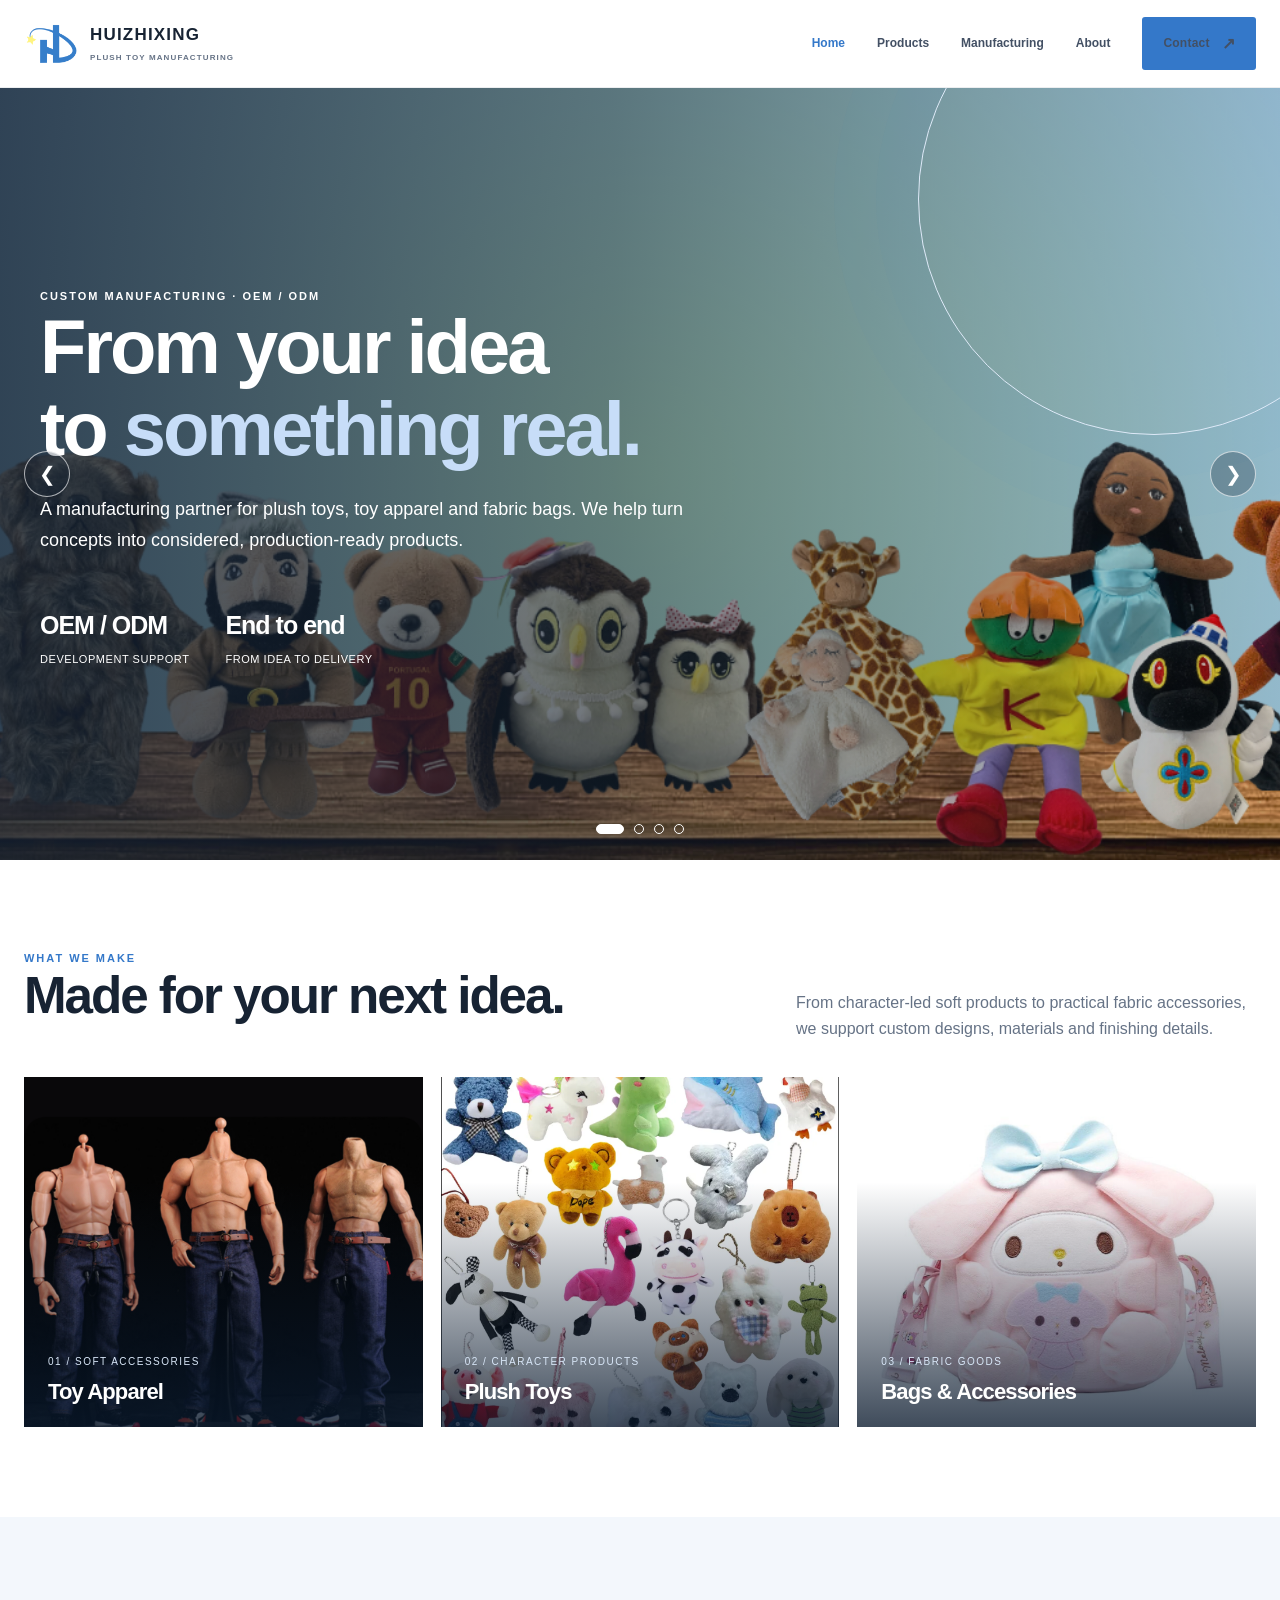
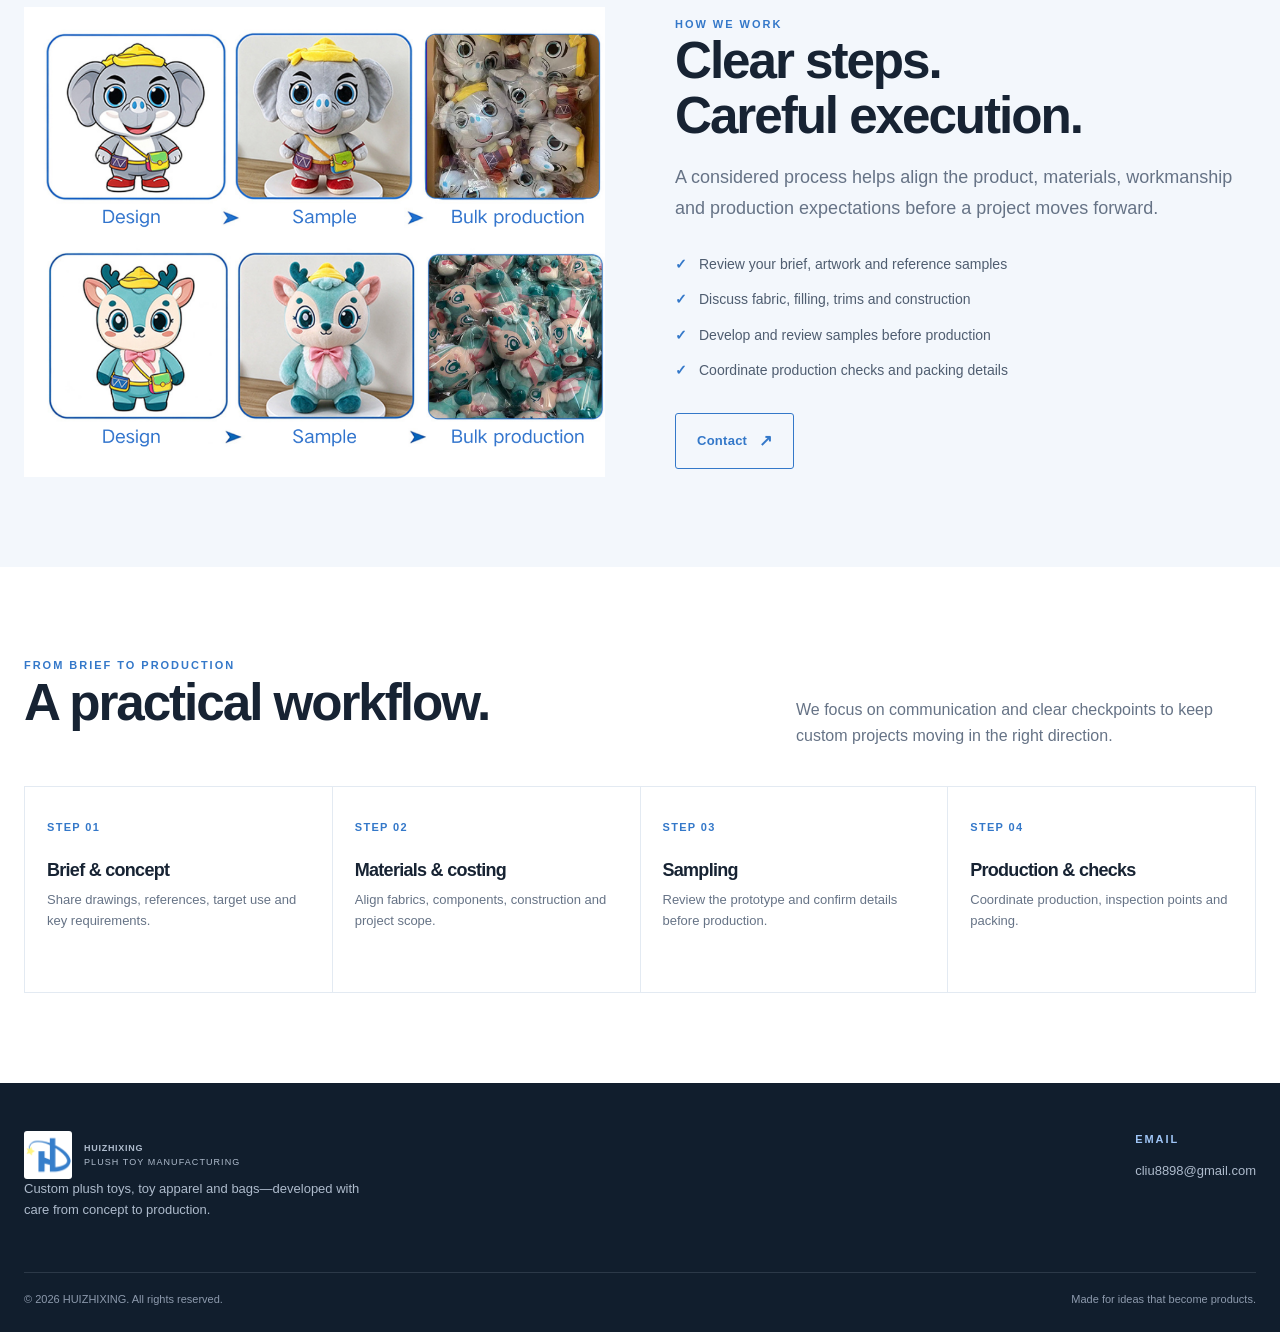
<file: index.html>
<!doctype html><html lang="en"><head><meta charset="utf-8"><meta name="viewport" content="width=device-width,initial-scale=1"><meta name="description" content="HUIZHIXING custom plush toy, toy apparel and bag manufacturing."><title>Custom Plush Toy & Fabric Product Manufacturing | HUIZHIXING</title><link rel="stylesheet" href="assets/css/style.css"></head><body><header class="site-header"><div class="container nav-wrap"><a class="brand" href="index.html"><img src="assets/images/huizhixing-logo.png" alt="HUIZHIXING logo"><span><span class="brand-name">HUIZHIXING</span><span class="brand-sub">PLUSH TOY MANUFACTURING</span></span></a><button class="menu-toggle" aria-label="Open navigation" aria-expanded="false">☰</button><nav class="nav"><a href="index.html" class="active">Home</a><a href="products.html" class="">Products</a><a href="manufacturing.html" class="">Manufacturing</a><a href="about.html" class="">About</a><a class="btn" href="contact.html">Contact</a></nav></div></header>
<main>
<section class="hero" id="home-hero">

  <!-- 4 background images -->
  <div class="hero-slides" aria-hidden="true">
    <div class="hero-slide active">
      <img src="assets/images/hero-banner1.png" alt="">
    </div>
    <div class="hero-slide">
      <img src="assets/images/hero-banner2.png" alt="">
    </div>
    <div class="hero-slide">
      <img src="assets/images/hero-banner3.png" alt="">
    </div>
    <div class="hero-slide">
      <img src="assets/images/hero-banner4.png" alt="">
    </div>
  </div>

  <!-- Dark overlay for text readability -->
  <div class="hero-shade"></div>

  <!-- Original text content -->
  <div class="container hero-content">
    <div class="hero-copy">
      <div class="eyebrow">Custom manufacturing · OEM / ODM</div>

      <h1>From your idea<br>to <span>something real.</span></h1>

      <p class="lead">
        A manufacturing partner for plush toys, toy apparel and fabric bags.
        We help turn concepts into considered, production-ready products.
      </p>

      
      <div class="hero-stats">
        
        <div class="stat">
          <strong>OEM / ODM</strong>
          <span>DEVELOPMENT SUPPORT</span>
        </div>
        <div class="stat">
          <strong>End to end</strong>
          <span>FROM IDEA TO DELIVERY</span>
        </div>
      </div>
    </div>
  </div>

  <!-- Previous / next buttons -->
  <button class="hero-arrow hero-prev" type="button"
          aria-label="Previous banner image">&#10094;</button>
  <button class="hero-arrow hero-next" type="button"
          aria-label="Next banner image">&#10095;</button>

  <!-- Clickable indicators -->
  <div class="hero-dots" aria-label="Choose banner image">
    <button class="hero-dot active" type="button" aria-label="Show image 1" data-slide="0"></button>
    <button class="hero-dot" type="button" aria-label="Show image 2" data-slide="1"></button>
    <button class="hero-dot" type="button" aria-label="Show image 3" data-slide="2"></button>
    <button class="hero-dot" type="button" aria-label="Show image 4" data-slide="3"></button>
  </div>

</section>

<section class="section"><div class="container"><div class="section-head"><div><div class="eyebrow">What we make</div><h2>Made for your next idea.</h2></div><p>From character-led soft products to practical fabric accessories, we support custom designs, materials and finishing details.</p></div><div class="category-grid"><a class="category-card" href="products.html#toy-apparel"><img src="assets\images\toyclothes.png" alt="Toy apparel example"><div class="category-info"><span>01 / Soft accessories</span><h3>Toy Apparel</h3></div></a><a class="category-card" href="products.html#plush-toys"><img src="assets\images\plush1.png" alt="Plush toy example"><div class="category-info"><span>02 / Character products</span><h3>Plush Toys</h3></div></a><a class="category-card" href="products.html#bags"><img src="assets\images\bags1.png" alt="Fabric bag example"><div class="category-info"><span>03 / Fabric goods</span><h3>Bags & Accessories</h3></div></a></div></div></section>
<section class="section section-soft"><div class="container split"><div class="split-image"><img src="assets\images\2-owl-compare.png" alt="Manufacturing work in progress"></div><div><div class="eyebrow">How we work</div><h2>Clear steps.<br>Careful execution.</h2><p class="lead">A considered process helps align the product, materials, workmanship and production expectations before a project moves forward.</p><ul class="check-list"><li>Review your brief, artwork and reference samples</li><li>Discuss fabric, filling, trims and construction</li><li>Develop and review samples before production</li><li>Coordinate production checks and packing details</li></ul><a class="btn btn-outline" href="manufacturing.html">Contact</a></div></div></section>
<section class="section"><div class="container"><div class="section-head"><div><div class="eyebrow">From brief to production</div><h2>A practical workflow.</h2></div><p>We focus on communication and clear checkpoints to keep custom projects moving in the right direction.</p></div><div class="process-grid"><div class="process-card"><span class="process-no">STEP 01</span><h3>Brief & concept</h3><p>Share drawings, references, target use and key requirements.</p></div><div class="process-card"><span class="process-no">STEP 02</span><h3>Materials & costing</h3><p>Align fabrics, components, construction and project scope.</p></div><div class="process-card"><span class="process-no">STEP 03</span><h3>Sampling</h3><p>Review the prototype and confirm details before production.</p></div><div class="process-card"><span class="process-no">STEP 04</span><h3>Production & checks</h3><p>Coordinate production, inspection points and packing.</p></div></div></div></section></main><footer class="footer"><div class="container"><div class="footer-top"><div><a class="footer-brand" href="index.html"><img src="assets/images/huizhixing-logo.png" alt=""><span><strong>HUIZHIXING</strong><span>PLUSH TOY MANUFACTURING</span></span></a><p>Custom plush toys, toy apparel and bags—developed with care from concept to production.</p></div><div><div class="eyebrow" style="color:#9FC5F6;margin-bottom:12px">EMAIL</div><p><a href="mailto:cliu8898@gmail.com">cliu8898@gmail.com</a></p></div></div><div class="footer-bottom"><span>© <span data-year>2026</span> HUIZHIXING. All rights reserved.</span><span>Made for ideas that become products.</span></div></div></footer><script src="assets/js/main.js"></script></body></html>
</file>
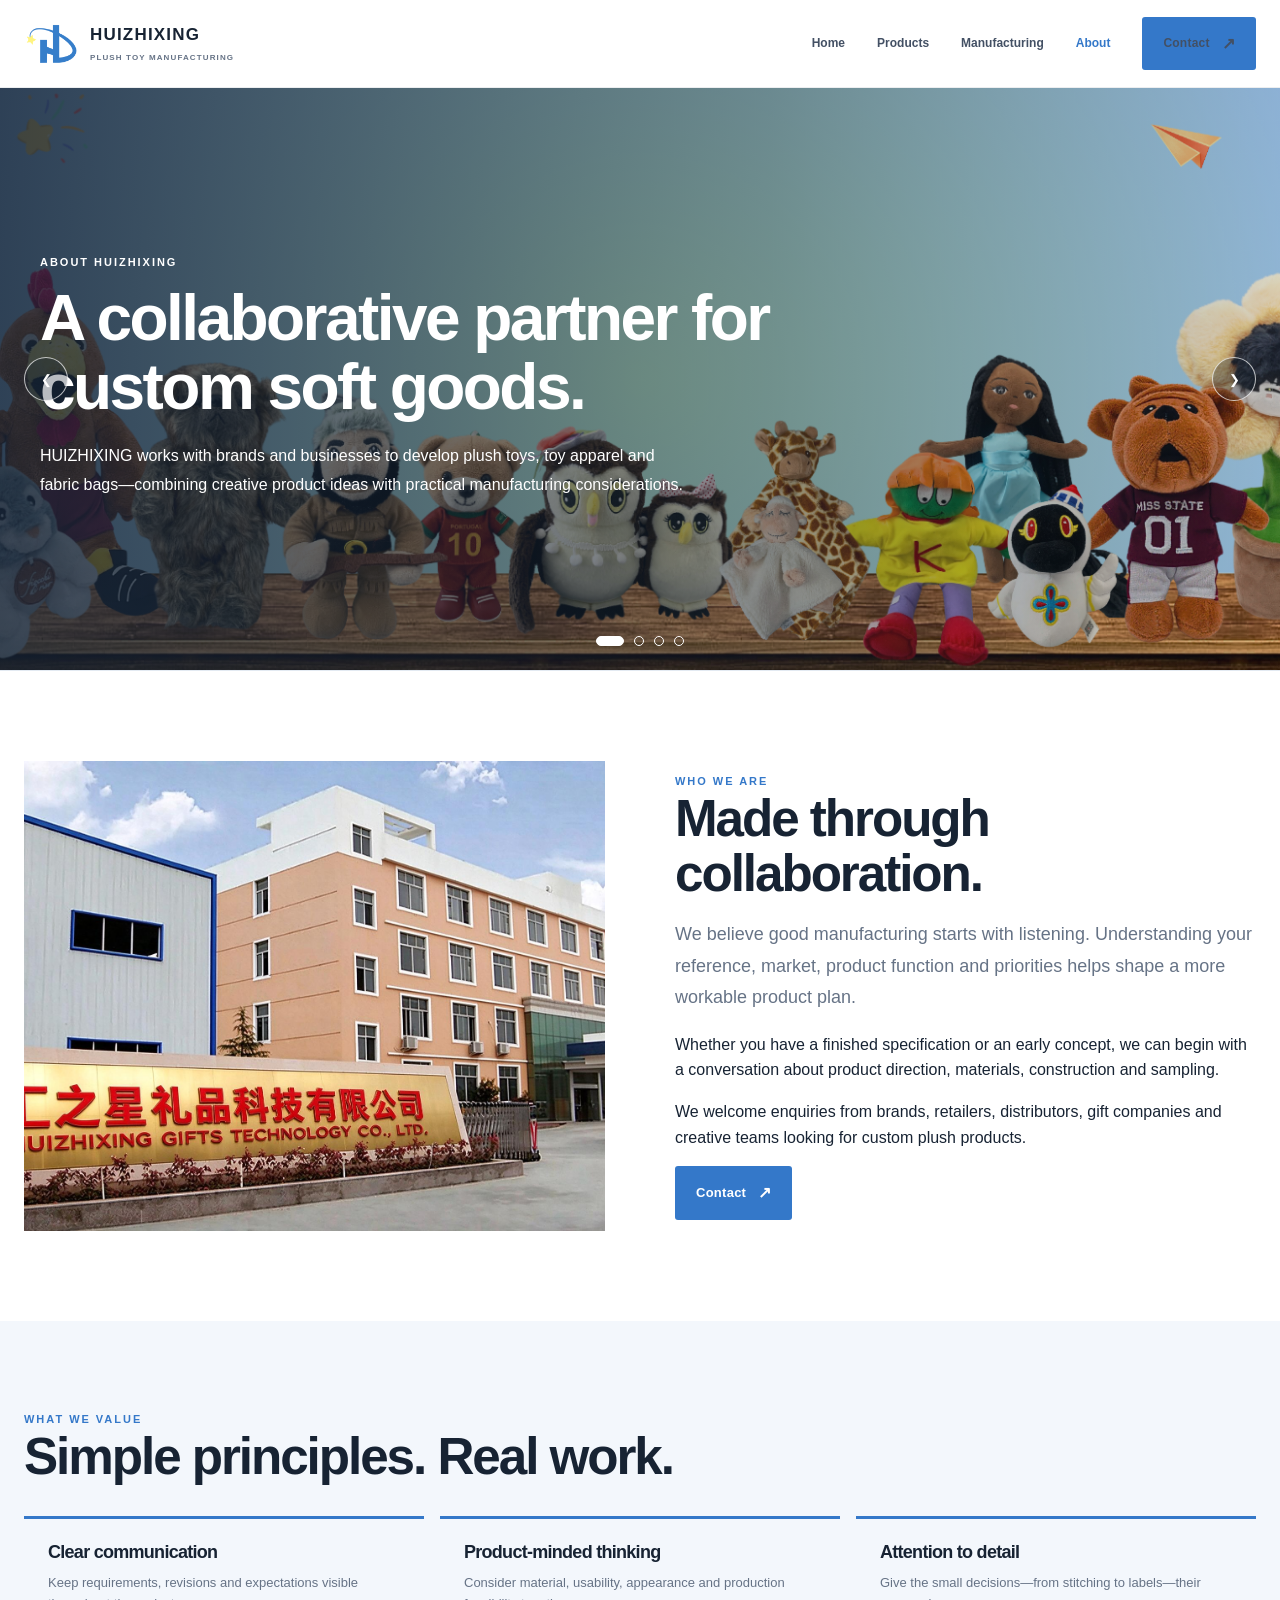
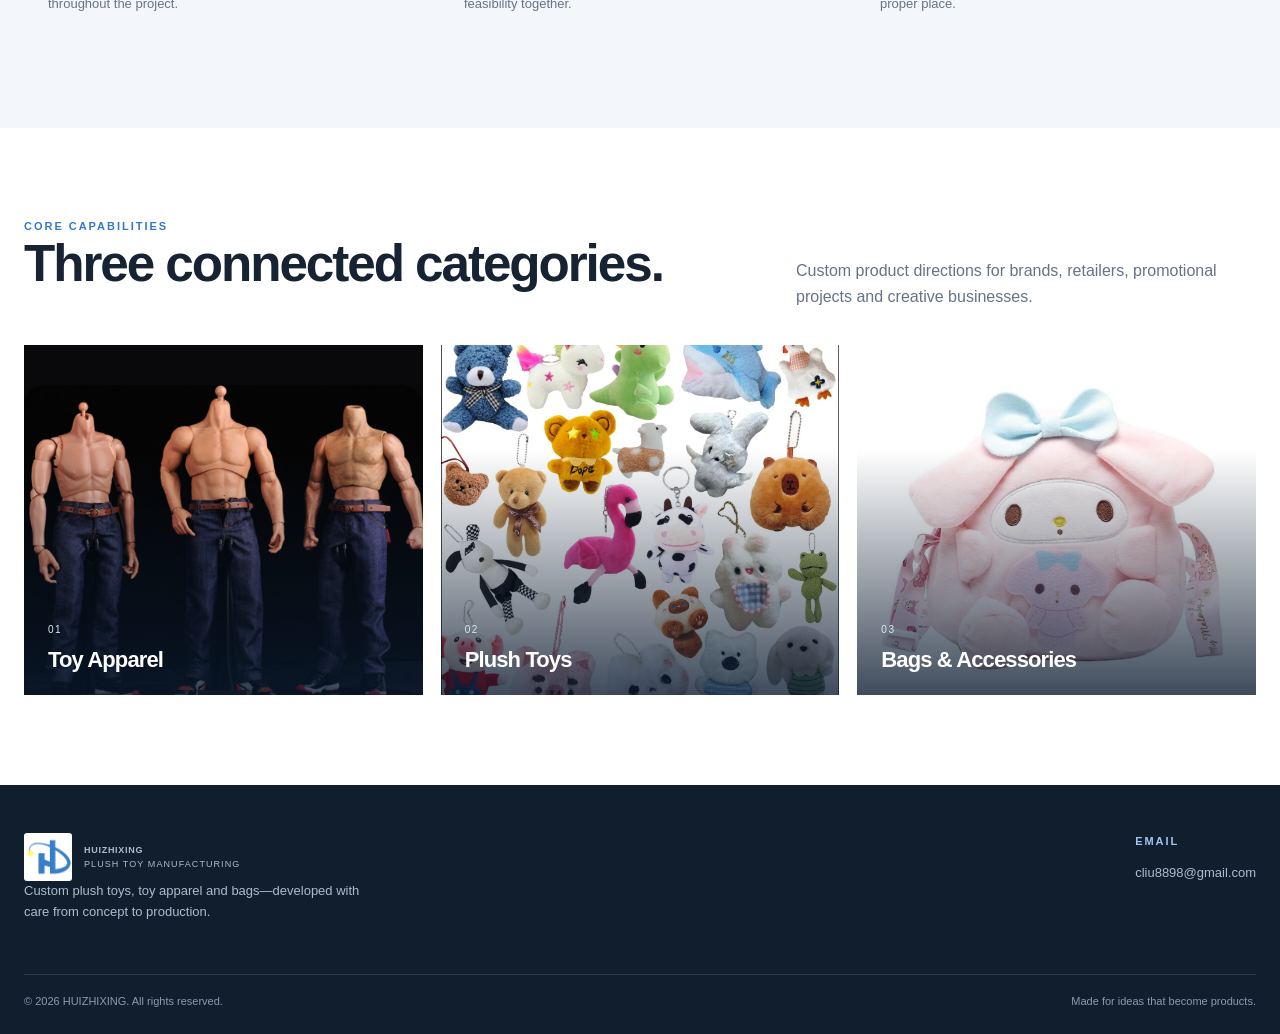
<file: about.html>
<!doctype html><html lang="en"><head><meta charset="utf-8"><meta name="viewport" content="width=device-width,initial-scale=1"><meta name="description" content="HUIZHIXING custom plush toy, toy apparel and bag manufacturing."><title>About | HUIZHIXING</title><link rel="stylesheet" href="assets/css/style.css"></head><body><header class="site-header"><div class="container nav-wrap"><a class="brand" href="index.html"><img src="assets/images/huizhixing-logo.png" alt="HUIZHIXING logo"><span><span class="brand-name">HUIZHIXING</span><span class="brand-sub">PLUSH TOY MANUFACTURING</span></span></a><button class="menu-toggle" aria-label="Open navigation" aria-expanded="false">☰</button><nav class="nav"><a href="index.html" class="">Home</a><a href="products.html" class="">Products</a><a href="manufacturing.html" class="">Manufacturing</a><a href="about.html" class="active">About</a><a class="btn" href="contact.html">Contact</a></nav></div></header><main><section class="page-hero page-banner">

  <div class="page-banner-slides" aria-hidden="true">
    <div class="page-banner-slide active">
      <img src="assets/images/hero-banner1.png" alt="">
    </div>
    <div class="page-banner-slide">
      <img src="assets/images/hero-banner2.png" alt="">
    </div>
    <div class="page-banner-slide">
      <img src="assets/images/hero-banner3.png" alt="">
    </div>
    <div class="page-banner-slide">
      <img src="assets/images/hero-banner4.png" alt="">
    </div>
  </div>

  <div class="page-banner-shade"></div>

  <div class="container page-banner-content">
    <div class="eyebrow">About HUIZHIXING</div>

    <!-- Replace the heading and paragraph with this page's original text -->
    <h1>A collaborative partner
for custom soft goods.</h1>
    <p class="page-lead">
      HUIZHIXING works with brands and businesses to develop plush toys, toy apparel and fabric bags—combining creative product ideas with practical manufacturing considerations.
    </p>
  </div>

  <button class="page-banner-arrow page-banner-prev"
          type="button" aria-label="Previous banner image">&#10094;</button>

  <button class="page-banner-arrow page-banner-next"
          type="button" aria-label="Next banner image">&#10095;</button>

  <div class="page-banner-dots">
    <button class="page-banner-dot active" type="button" aria-label="Show image 1"></button>
    <button class="page-banner-dot" type="button" aria-label="Show image 2"></button>
    <button class="page-banner-dot" type="button" aria-label="Show image 3"></button>
    <button class="page-banner-dot" type="button" aria-label="Show image 4"></button>
  </div>

</section><section class="section"><div class="container split"><div class="split-image"><img src="assets\images\about1.jpeg" alt="Product development and manufacturing environment"></div><div><div class="eyebrow">Who we are</div><h2>Made through collaboration.</h2><p class="lead">We believe good manufacturing starts with listening. Understanding your reference, market, product function and priorities helps shape a more workable product plan.</p><p>Whether you have a finished specification or an early concept, we can begin with a conversation about product direction, materials, construction and sampling.</p><p>We welcome enquiries from brands, retailers, distributors, gift companies and creative teams looking for custom plush products.</p></p><a class="btn" href="contact.html">Contact</a></div></div></section><section class="section section-soft"><div class="container"><div class="eyebrow">What we value</div><h2>Simple principles. Real work.</h2><div class="about-values"><div class="value-card"><h3>Clear communication</h3><p>Keep requirements, revisions and expectations visible throughout the project.</p></div><div class="value-card"><h3>Product-minded thinking</h3><p>Consider material, usability, appearance and production feasibility together.</p></div><div class="value-card"><h3>Attention to detail</h3><p>Give the small decisions—from stitching to labels—their proper place.</p></div></div></div></section><section class="section"><div class="container"><div class="section-head"><div><div class="eyebrow">Core capabilities</div><h2>Three connected categories.</h2></div><p>Custom product directions for brands, retailers, promotional projects and creative businesses.</p></div><div class="category-grid"><a class="category-card" href="products.html#toy-apparel"><img src="assets\images\toyclothes.png" alt="Toy apparel"><div class="category-info"><span>01</span><h3>Toy Apparel</h3></div></a><a class="category-card" href="products.html#plush-toys"><img src="assets\images\plush1.png" alt="Plush toys"><div class="category-info"><span>02</span><h3>Plush Toys</h3></div></a><a class="category-card" href="products.html#bags"><img src="assets\images\bags1.png" alt="Bags and accessories"><div class="category-info"><span>03</span><h3>Bags & Accessories</h3></div></a></div></div></section></main><footer class="footer"><div class="container"><div class="footer-top"><div><a class="footer-brand" href="index.html"><img src="assets/images/huizhixing-logo.png" alt=""><span><strong>HUIZHIXING</strong><span>PLUSH TOY MANUFACTURING</span></span></a><p>Custom plush toys, toy apparel and bags—developed with care from concept to production.</p></div><div><div class="eyebrow" style="color:#9FC5F6;margin-bottom:12px">EMAIL</div><p><a href="mailto:cliu8898@gmail.com">cliu8898@gmail.com</a></p></div></div><div class="footer-bottom"><span>© <span data-year>2026</span> HUIZHIXING. All rights reserved.</span><span>Made for ideas that become products.</span></div></div></footer><script src="assets/js/main.js"></script></body></html>
</file>
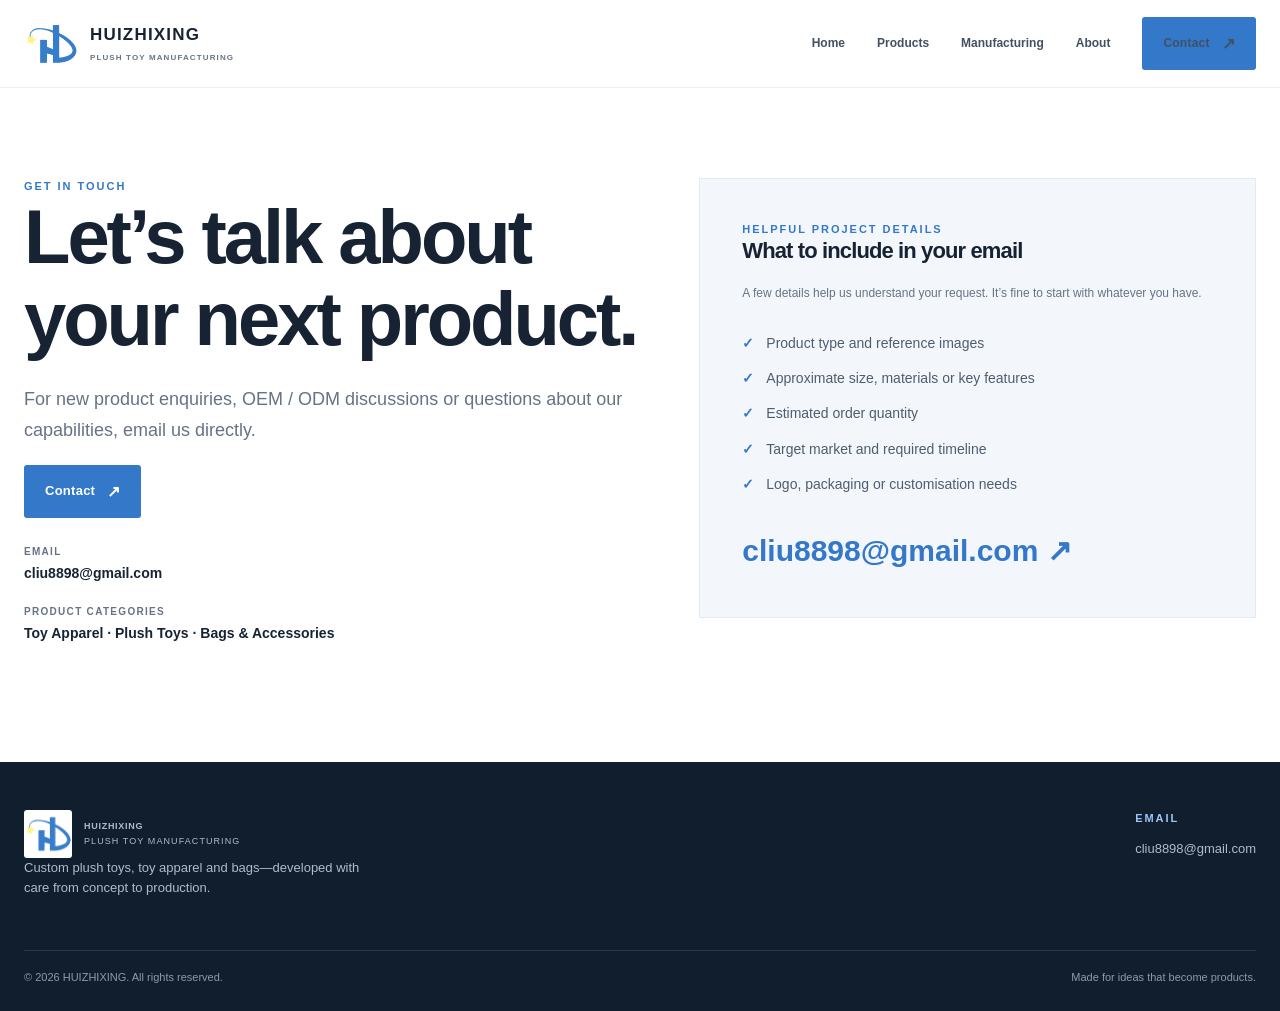
<file: contact.html>
<!doctype html><html lang="en"><head><meta charset="utf-8"><meta name="viewport" content="width=device-width,initial-scale=1"><meta name="description" content="HUIZHIXING custom plush toy, toy apparel and bag manufacturing."><title>Contact | HUIZHIXING</title><link rel="stylesheet" href="assets/css/style.css"></head><body><header class="site-header"><div class="container nav-wrap"><a class="brand" href="index.html"><img src="assets/images/huizhixing-logo.png" alt="HUIZHIXING logo"><span><span class="brand-name">HUIZHIXING</span><span class="brand-sub">PLUSH TOY MANUFACTURING</span></span></a><button class="menu-toggle" aria-label="Open navigation" aria-expanded="false">☰</button><nav class="nav"><a href="index.html" class="">Home</a><a href="products.html" class="">Products</a><a href="manufacturing.html" class="">Manufacturing</a><a href="about.html" class="">About</a><a class="btn" href="contact.html">Contact</a></nav></div></header><main><section class="section"><div class="container contact-layout"><div><div class="eyebrow">Get in touch</div><h1>Let’s talk about<br>your next product.</h1><p class="lead">For new product enquiries, OEM / ODM discussions or questions about our capabilities, email us directly.</p><a class="btn" href="mailto:cliu8898@gmail.com?subject=New%20Project%20Enquiry">Contact</a><div class="contact-list"><div class="contact-item"><small>Email</small><strong><a href="mailto:cliu8898@gmail.com">cliu8898@gmail.com</a></strong></div><div class="contact-item"><small>Product categories</small><strong>Toy Apparel · Plush Toys · Bags & Accessories</strong></div></div></div><div class="contact-panel"><div class="eyebrow">Helpful project details</div><h3>What to include in your email</h3><p class="small-note">A few details help us understand your request. It’s fine to start with whatever you have.</p><ul class="check-list"><li>Product type and reference images</li><li>Approximate size, materials or key features</li><li>Estimated order quantity</li><li>Target market and required timeline</li><li>Logo, packaging or customisation needs</li></ul><a class="contact-email" href="mailto:cliu8898@gmail.com">cliu8898@gmail.com ↗</a></div></div></section></main><footer class="footer"><div class="container"><div class="footer-top"><div><a class="footer-brand" href="index.html"><img src="assets/images/huizhixing-logo.png" alt=""><span><strong>HUIZHIXING</strong><span>PLUSH TOY MANUFACTURING</span></span></a><p>Custom plush toys, toy apparel and bags—developed with care from concept to production.</p></div><div><div class="eyebrow" style="color:#9FC5F6;margin-bottom:12px">EMAIL</div><p><a href="mailto:cliu8898@gmail.com">cliu8898@gmail.com</a></p></div></div><div class="footer-bottom"><span>© <span data-year>2026</span> HUIZHIXING. All rights reserved.</span><span>Made for ideas that become products.</span></div></div></footer><script src="assets/js/main.js"></script></body></html>
</file>
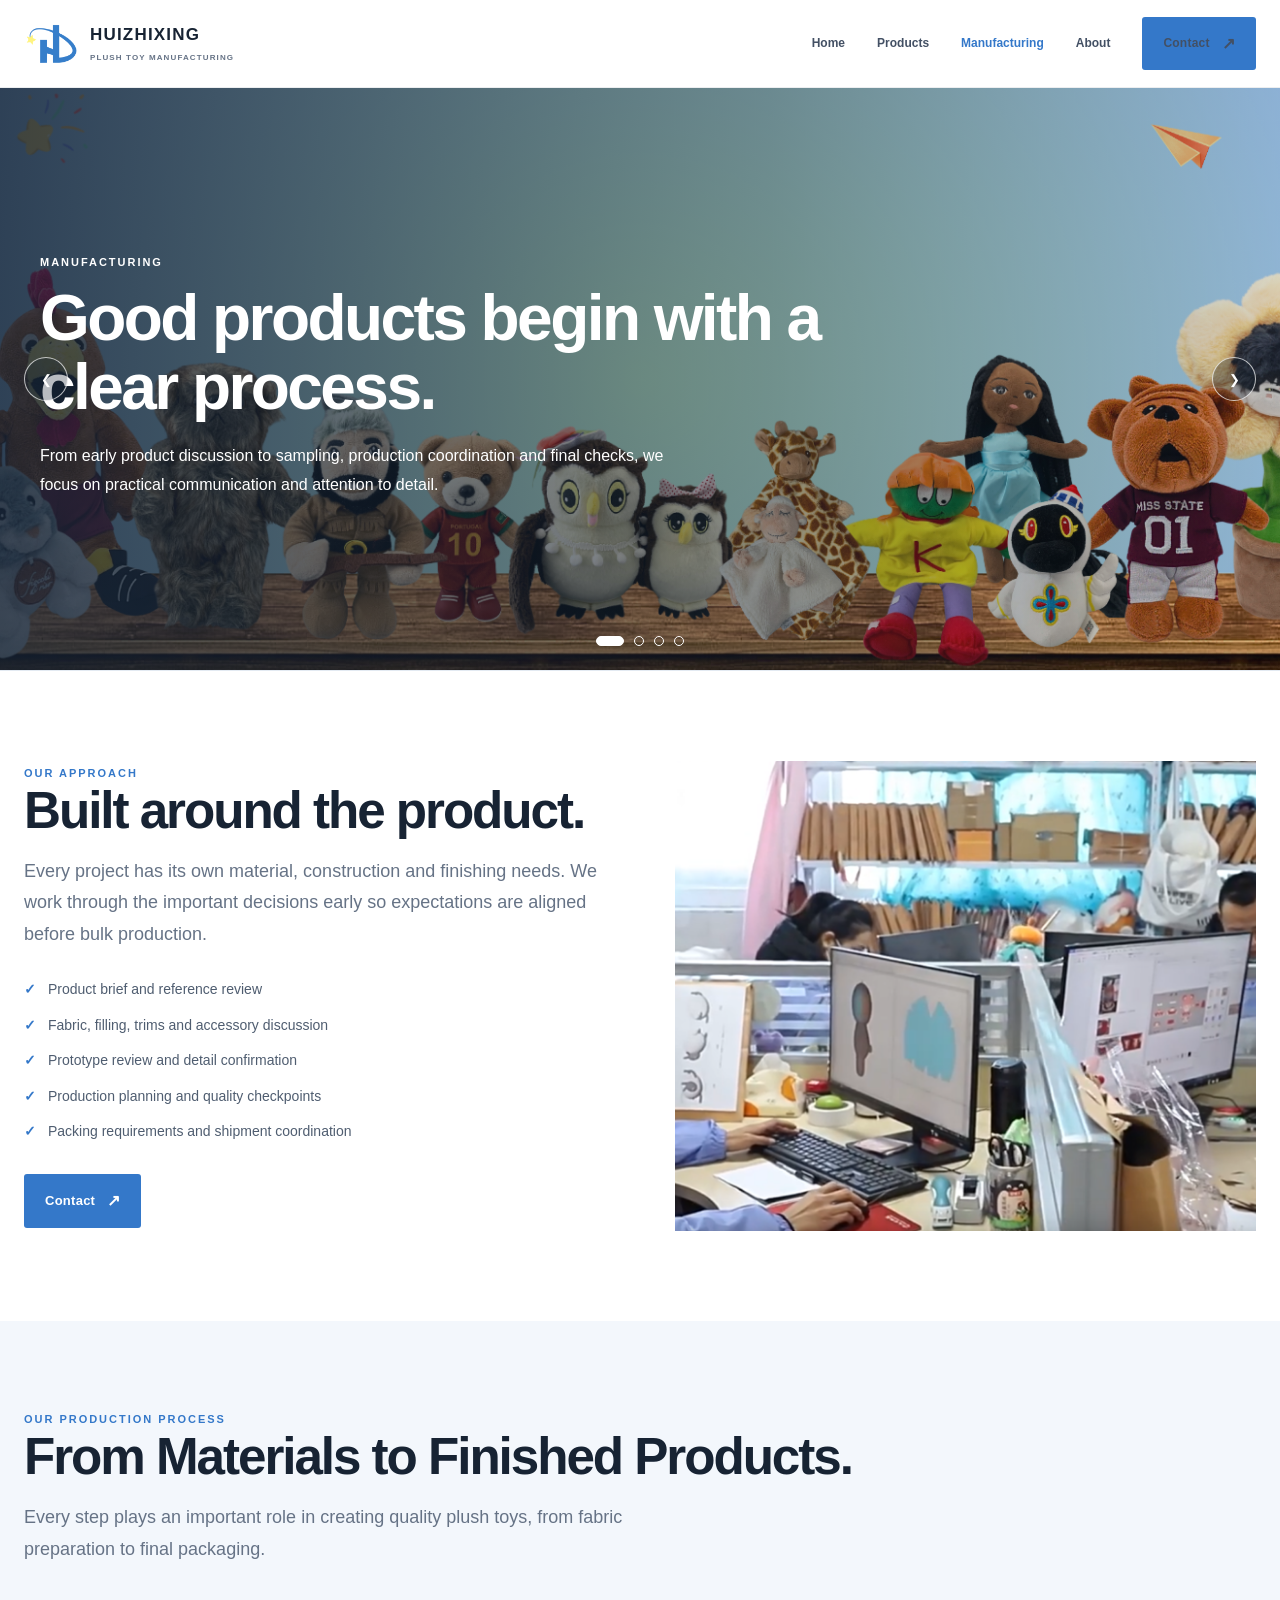
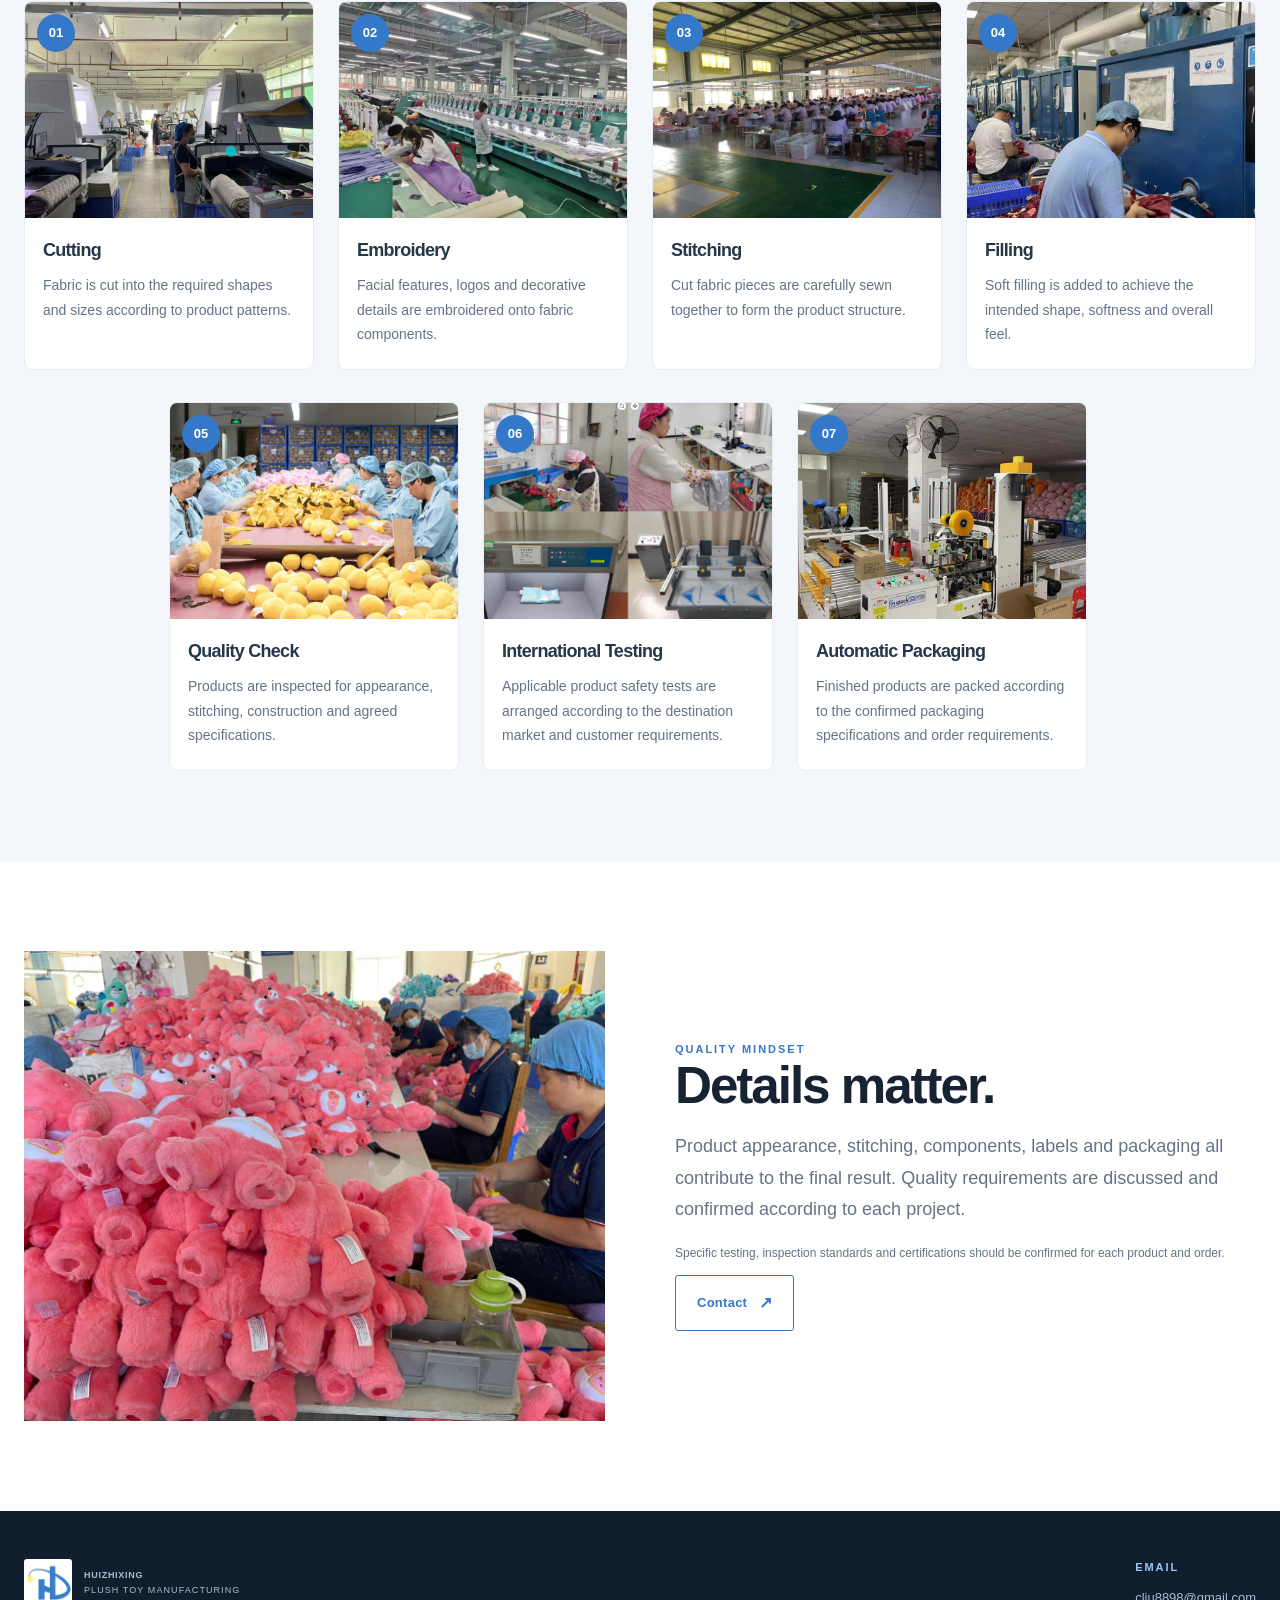
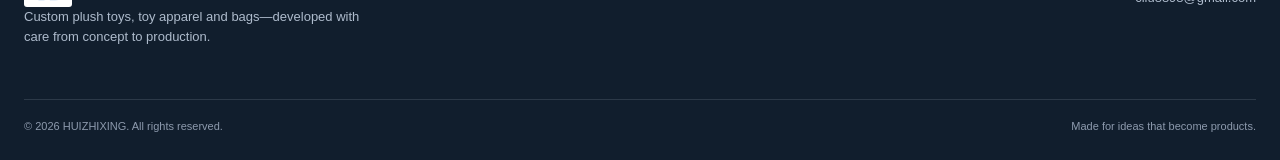
<file: manufacturing.html>
<!doctype html><html lang="en"><head><meta charset="utf-8"><meta name="viewport" content="width=device-width,initial-scale=1"><meta name="description" content="HUIZHIXING custom plush toy, toy apparel and bag manufacturing."><title>Manufacturing | HUIZHIXING</title><link rel="stylesheet" href="assets/css/style.css"></head><body><header class="site-header"><div class="container nav-wrap"><a class="brand" href="index.html"><img src="assets/images/huizhixing-logo.png" alt="HUIZHIXING logo"><span><span class="brand-name">HUIZHIXING</span><span class="brand-sub">PLUSH TOY MANUFACTURING</span></span></a><button class="menu-toggle" aria-label="Open navigation" aria-expanded="false">☰</button><nav class="nav"><a href="index.html" class="">Home</a><a href="products.html" class="">Products</a><a href="manufacturing.html" class="active">Manufacturing</a><a href="about.html" class="">About</a><a class="btn" href="contact.html">Contact</a></nav></div></header><main>
<section class="page-hero page-banner">

  <div class="page-banner-slides" aria-hidden="true">
    <div class="page-banner-slide active">
      <img src="assets/images/hero-banner1.png" alt="">
    </div>
    <div class="page-banner-slide">
      <img src="assets/images/hero-banner2.png" alt="">
    </div>
    <div class="page-banner-slide">
      <img src="assets/images/hero-banner3.png" alt="">
    </div>
    <div class="page-banner-slide">
      <img src="assets/images/hero-banner4.png" alt="">
    </div>
  </div>

  <div class="page-banner-shade"></div>

  <div class="container page-banner-content">
    <div class="eyebrow">Manufacturing</div>

    <!-- Replace the heading and paragraph with this page's original text -->
    <h1>Good products begin
with a clear process.</h1>
    <p class="page-lead">
      From early product discussion to sampling, production coordination and final checks, we focus on practical communication and attention to detail.
    </p>
  </div>

  <button class="page-banner-arrow page-banner-prev"
          type="button" aria-label="Previous banner image">&#10094;</button>

  <button class="page-banner-arrow page-banner-next"
          type="button" aria-label="Next banner image">&#10095;</button>

  <div class="page-banner-dots">
    <button class="page-banner-dot active" type="button" aria-label="Show image 1"></button>
    <button class="page-banner-dot" type="button" aria-label="Show image 2"></button>
    <button class="page-banner-dot" type="button" aria-label="Show image 3"></button>
    <button class="page-banner-dot" type="button" aria-label="Show image 4"></button>
  </div>

</section>
<section class="section"><div class="container split"><div><div class="eyebrow">Our approach</div><h2>Built around the product.</h2><p class="lead">Every project has its own material, construction and finishing needs. We work through the important decisions early so expectations are aligned before bulk production.</p><ul class="check-list"><li>Product brief and reference review</li><li>Fabric, filling, trims and accessory discussion</li><li>Prototype review and detail confirmation</li><li>Production planning and quality checkpoints</li><li>Packing requirements and shipment coordination</li></ul><a class="btn" href="contact.html">Contact</a></div><div class="split-image"><img src="assets\images\manu1.png" alt="Sewing and product manufacturing"></div></div></section>
<section class="section section-soft">
  <div class="container">
    <div class="eyebrow">Our Production Process</div>
    <h2>From Materials to Finished Products.</h2>
    <p class="lead">
      Every step plays an important role in creating quality plush toys,
      from fabric preparation to final packaging.
    </p>

    <div class="production-grid">

      <!-- 01 Cutting -->
      <div class="production-card">
        <div class="production-image">
          <img src="assets/images/process-cutting.png"
               alt="Fabric cutting for plush toy production"
               loading="lazy">
          <span class="production-number">01</span>
        </div>
        <div class="production-info">
          <h3>Cutting</h3>
          <p>Fabric is cut into the required shapes and sizes according to product patterns.</p>
        </div>
      </div>

      <!-- 02 Embroidery -->
      <div class="production-card">
        <div class="production-image">
          <img src="assets/images/process-embroidery.png"
               alt="Embroidery details on plush toy fabric"
               loading="lazy">
          <span class="production-number">02</span>
        </div>
        <div class="production-info">
          <h3>Embroidery</h3>
          <p>Facial features, logos and decorative details are embroidered onto fabric components.</p>
        </div>
      </div>

      <!-- 03 Stitching -->
      <div class="production-card">
        <div class="production-image">
          <img src="assets/images/process-stitching.png"
               alt="Workers stitching plush toy components"
               loading="lazy">
          <span class="production-number">03</span>
        </div>
        <div class="production-info">
          <h3>Stitching</h3>
          <p>Cut fabric pieces are carefully sewn together to form the product structure.</p>
        </div>
      </div>

      <!-- 04 Filling -->
      <div class="production-card">
        <div class="production-image">
          <img src="assets/images/process-filling.png"
               alt="Filling plush toys with soft stuffing"
               loading="lazy">
          <span class="production-number">04</span>
        </div>
        <div class="production-info">
          <h3>Filling</h3>
          <p>Soft filling is added to achieve the intended shape, softness and overall feel.</p>
        </div>
      </div>

      <!-- 05 Quality Check -->
      <div class="production-card">
        <div class="production-image">
          <img src="assets/images/process-quality-check.png"
               alt="Quality inspection of finished plush toys"
               loading="lazy">
          <span class="production-number">05</span>
        </div>
        <div class="production-info">
          <h3>Quality Check</h3>
          <p>Products are inspected for appearance, stitching, construction and agreed specifications.</p>
        </div>
      </div>

      <!-- 06 International Testing -->
      <div class="production-card">
        <div class="production-image">
          <img src="assets/images/process-testing.png"
               alt="Toy safety testing and inspection"
               loading="lazy">
          <span class="production-number">06</span>
        </div>
        <div class="production-info">
          <h3>International Testing</h3>
          <p>Applicable product safety tests are arranged according to the destination market and customer requirements.</p>
        </div>
      </div>

      <!-- 07 Automatic Packaging -->
      <div class="production-card">
        <div class="production-image">
          <img src="assets/images/process-packaging.png"
               alt="Automatic packaging of finished plush toys"
               loading="lazy">
          <span class="production-number">07</span>
        </div>
        <div class="production-info">
          <h3>Automatic Packaging</h3>
          <p>Finished products are packed according to the confirmed packaging specifications and order requirements.</p>
        </div>
      </div>

    </div>
  </div>
</section>
<section class="section"><div class="container split"><div class="split-image"><img src="assets\images\manu2.png" alt="Product inspection and detail checking"></div><div><div class="eyebrow">Quality mindset</div><h2>Details matter.</h2><p class="lead">Product appearance, stitching, components, labels and packaging all contribute to the final result. Quality requirements are discussed and confirmed according to each project.</p><p class="small-note">Specific testing, inspection standards and certifications should be confirmed for each product and order.</p><a class="btn btn-outline" href="contact.html">Contact</a></div></div></section></main><footer class="footer"><div class="container"><div class="footer-top"><div><a class="footer-brand" href="index.html"><img src="assets/images/huizhixing-logo.png" alt=""><span><strong>HUIZHIXING</strong><span>PLUSH TOY MANUFACTURING</span></span></a><p>Custom plush toys, toy apparel and bags—developed with care from concept to production.</p></div><div><div class="eyebrow" style="color:#9FC5F6;margin-bottom:12px">EMAIL</div><p><a href="mailto:cliu8898@gmail.com">cliu8898@gmail.com</a></p></div></div><div class="footer-bottom"><span>© <span data-year>2026</span> HUIZHIXING. All rights reserved.</span><span>Made for ideas that become products.</span></div></div></footer><script src="assets/js/main.js"></script></body></html>
</file>
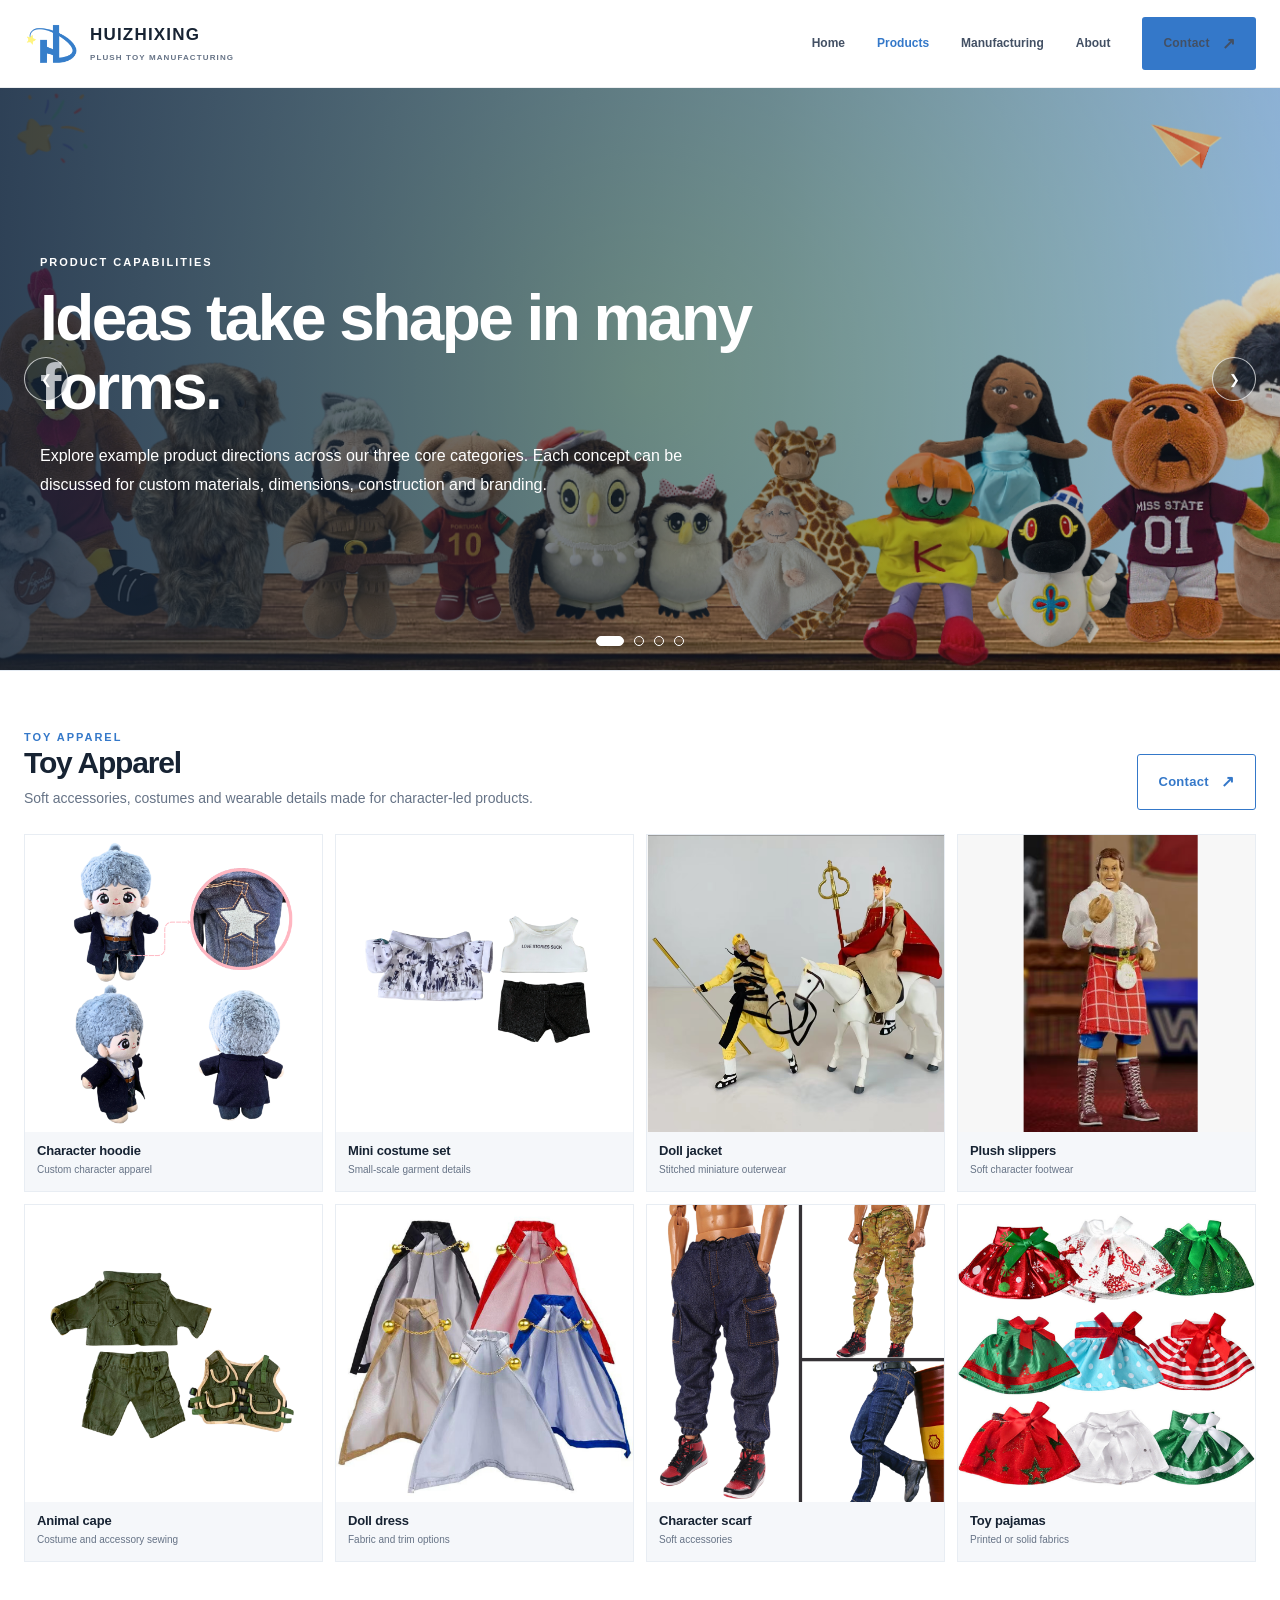
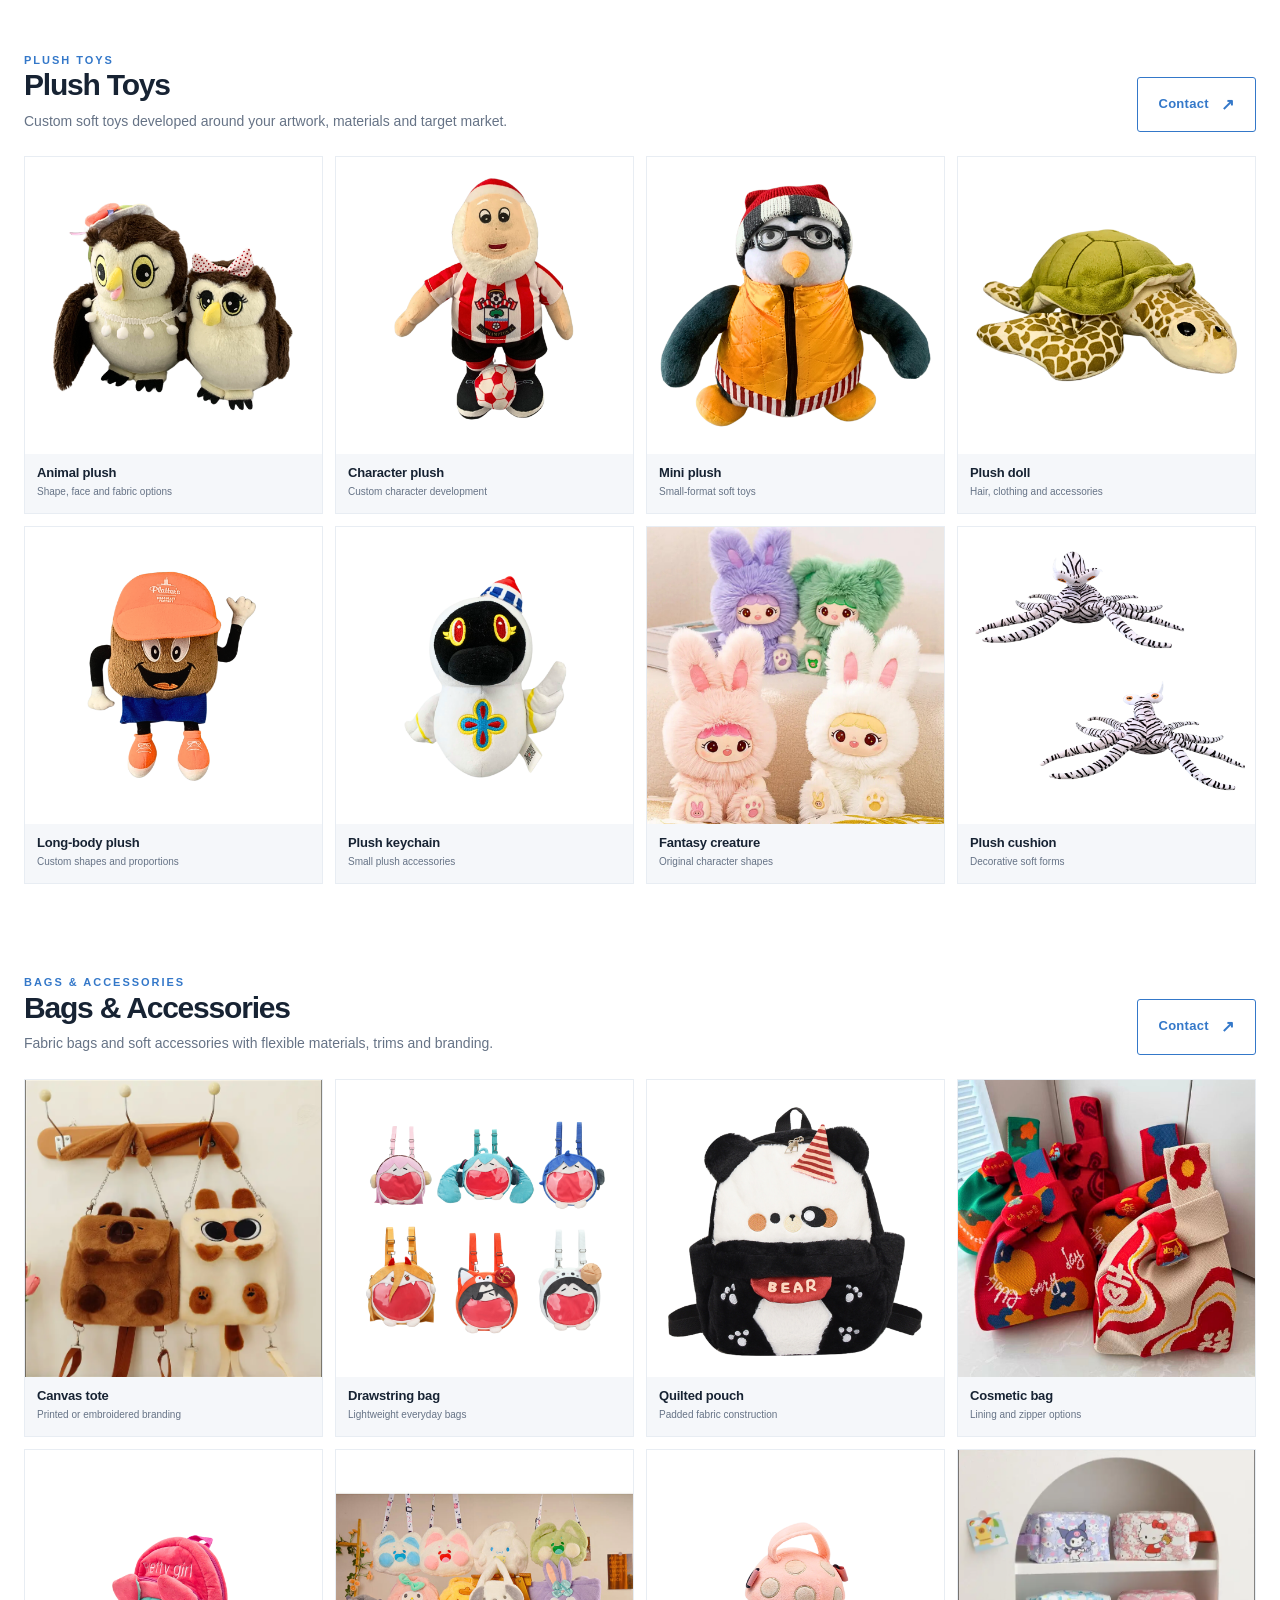
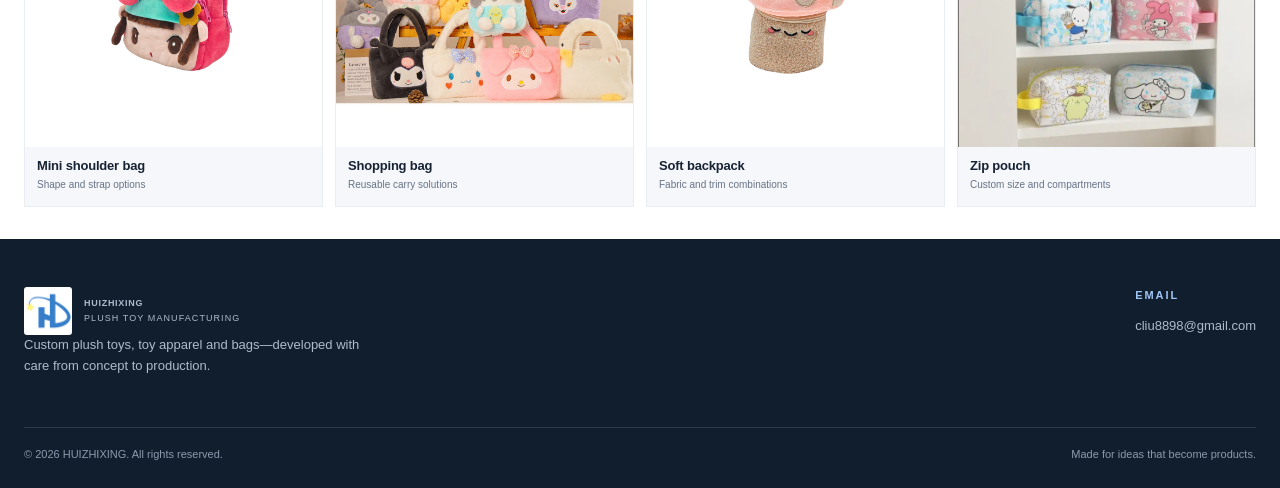
<file: products.html>
<!doctype html><html lang="en"><head><meta charset="utf-8"><meta name="viewport" content="width=device-width,initial-scale=1"><meta name="description" content="HUIZHIXING custom plush toy, toy apparel and bag manufacturing."><title>Products | HUIZHIXING</title><link rel="stylesheet" href="assets/css/style.css"></head><body><header class="site-header"><div class="container nav-wrap"><a class="brand" href="index.html"><img src="assets/images/huizhixing-logo.png" alt="HUIZHIXING logo"><span><span class="brand-name">HUIZHIXING</span><span class="brand-sub">PLUSH TOY MANUFACTURING</span></span></a><button class="menu-toggle" aria-label="Open navigation" aria-expanded="false">☰</button><nav class="nav"><a href="index.html" class="">Home</a><a href="products.html" class="active">Products</a><a href="manufacturing.html" class="">Manufacturing</a><a href="about.html" class="">About</a><a class="btn" href="contact.html">Contact</a></nav></div></header><main>
<section class="page-hero page-banner">

  <div class="page-banner-slides" aria-hidden="true">
    <div class="page-banner-slide active">
      <img src="assets/images/hero-banner1.png" alt="">
    </div>
    <div class="page-banner-slide">
      <img src="assets/images/hero-banner2.png" alt="">
    </div>
    <div class="page-banner-slide">
      <img src="assets/images/hero-banner3.png" alt="">
    </div>
    <div class="page-banner-slide">
      <img src="assets/images/hero-banner4.png" alt="">
    </div>
  </div>

  <div class="page-banner-shade"></div>

  <div class="container page-banner-content">
    <div class="eyebrow">Product capabilities</div>

    <!-- Replace the heading and paragraph with this page's original text -->
    <h1>Ideas take shape
in many forms.</h1>
    <p class="page-lead">
      Explore example product directions across our three core categories. Each concept can be discussed for custom materials, dimensions, construction and branding.
    </p>
  </div>

  <button class="page-banner-arrow page-banner-prev"
          type="button" aria-label="Previous banner image">&#10094;</button>

  <button class="page-banner-arrow page-banner-next"
          type="button" aria-label="Next banner image">&#10095;</button>

  <div class="page-banner-dots">
    <button class="page-banner-dot active" type="button" aria-label="Show image 1"></button>
    <button class="page-banner-dot" type="button" aria-label="Show image 2"></button>
    <button class="page-banner-dot" type="button" aria-label="Show image 3"></button>
    <button class="page-banner-dot" type="button" aria-label="Show image 4"></button>
  </div>

</section>
<section class="product-section anchor-offset" id="toy-apparel"><div class="container"><div class="product-heading"><div><div class="eyebrow">Toy Apparel</div><h2>Toy Apparel</h2><p>Soft accessories, costumes and wearable details made for character-led products.</p></div><a class="btn btn-outline" href="contact.html">Contact</a></div><div class="product-grid"><article class="product-card"><img loading="lazy" src="assets\images\toy apparel\1.png" alt="Character hoodie example"><div class="caption"><h3>Character hoodie</h3><p>Custom character apparel</p></div></article><article class="product-card"><img loading="lazy" src="assets\images\toy apparel\2.png" alt="Mini costume set example"><div class="caption"><h3>Mini costume set</h3><p>Small-scale garment details</p></div></article><article class="product-card"><img loading="lazy" src="assets\images\toy apparel\3.png" alt="Doll jacket example"><div class="caption"><h3>Doll jacket</h3><p>Stitched miniature outerwear</p></div></article><article class="product-card"><img loading="lazy" src="assets\images\toy apparel\4.png" alt="Plush slippers example"><div class="caption"><h3>Plush slippers</h3><p>Soft character footwear</p></div></article><article class="product-card"><img loading="lazy" src="assets\images\toy apparel\5.png" alt="Animal cape example"><div class="caption"><h3>Animal cape</h3><p>Costume and accessory sewing</p></div></article><article class="product-card"><img loading="lazy" src="assets\images\toy apparel\6.png" alt="Doll dress example"><div class="caption"><h3>Doll dress</h3><p>Fabric and trim options</p></div></article><article class="product-card"><img loading="lazy" src="assets\images\toy apparel\7.png" alt="Character scarf example"><div class="caption"><h3>Character scarf</h3><p>Soft accessories</p></div></article><article class="product-card"><img loading="lazy" src="assets\images\toy apparel\8.png" alt="Toy pajamas example"><div class="caption"><h3>Toy pajamas</h3><p>Printed or solid fabrics</p></div></article></div></div></section><section class="product-section anchor-offset" id="plush-toys"><div class="container"><div class="product-heading"><div><div class="eyebrow">Plush Toys</div><h2>Plush Toys</h2><p>Custom soft toys developed around your artwork, materials and target market.</p></div><a class="btn btn-outline" href="contact.html">Contact</a></div><div class="product-grid"><article class="product-card"><img loading="lazy" src="assets\images\plush\1.png" alt="Animal plush example"><div class="caption"><h3>Animal plush</h3><p>Shape, face and fabric options</p></div></article><article class="product-card"><img loading="lazy" src="assets\images\plush\2.png" alt="Character plush example"><div class="caption"><h3>Character plush</h3><p>Custom character development</p></div></article><article class="product-card"><img loading="lazy" src="assets\images\plush\3.png" alt="Mini plush example"><div class="caption"><h3>Mini plush</h3><p>Small-format soft toys</p></div></article><article class="product-card"><img loading="lazy" src="assets\images\plush\4.png" alt="Plush doll example"><div class="caption"><h3>Plush doll</h3><p>Hair, clothing and accessories</p></div></article><article class="product-card"><img loading="lazy" src="assets\images\plush\5.png" alt="Long-body plush example"><div class="caption"><h3>Long-body plush</h3><p>Custom shapes and proportions</p></div></article><article class="product-card"><img loading="lazy" src="assets\images\plush\6.png" alt="Plush keychain example"><div class="caption"><h3>Plush keychain</h3><p>Small plush accessories</p></div></article><article class="product-card"><img loading="lazy" src="assets\images\plush\7.png" alt="Fantasy creature example"><div class="caption"><h3>Fantasy creature</h3><p>Original character shapes</p></div></article><article class="product-card"><img loading="lazy" src="assets\images\plush\8.png" alt="Plush cushion example"><div class="caption"><h3>Plush cushion</h3><p>Decorative soft forms</p></div></article></div></div></section><section class="product-section anchor-offset" id="bags"><div class="container"><div class="product-heading"><div><div class="eyebrow">Bags & Accessories</div><h2>Bags & Accessories</h2><p>Fabric bags and soft accessories with flexible materials, trims and branding.</p></div><a class="btn btn-outline" href="contact.html">Contact</a></div><div class="product-grid"><article class="product-card"><img loading="lazy" src="assets\images\bags\1.png" alt="Canvas tote example"><div class="caption"><h3>Canvas tote</h3><p>Printed or embroidered branding</p></div></article><article class="product-card"><img loading="lazy" src="assets\images\bags\2.png" alt="Drawstring bag example"><div class="caption"><h3>Drawstring bag</h3><p>Lightweight everyday bags</p></div></article><article class="product-card"><img loading="lazy" src="assets\images\bags\3.png" alt="Quilted pouch example"><div class="caption"><h3>Quilted pouch</h3><p>Padded fabric construction</p></div></article><article class="product-card"><img loading="lazy" src="assets\images\bags\4.png" alt="Cosmetic bag example"><div class="caption"><h3>Cosmetic bag</h3><p>Lining and zipper options</p></div></article><article class="product-card"><img loading="lazy" src="assets\images\bags\5.png" alt="Mini shoulder bag example"><div class="caption"><h3>Mini shoulder bag</h3><p>Shape and strap options</p></div></article><article class="product-card"><img loading="lazy" src="assets\images\bags\6.png" alt="Shopping bag example"><div class="caption"><h3>Shopping bag</h3><p>Reusable carry solutions</p></div></article><article class="product-card"><img loading="lazy" src="assets\images\bags\7.png" alt="Soft backpack example"><div class="caption"><h3>Soft backpack</h3><p>Fabric and trim combinations</p></div></article><article class="product-card"><img loading="lazy" src="assets\images\bags\8.png" alt="Zip pouch example"><div class="caption"><h3>Zip pouch</h3><p>Custom size and compartments</p></div></article></div></div></section></main><footer class="footer"><div class="container"><div class="footer-top"><div><a class="footer-brand" href="index.html"><img src="assets/images/huizhixing-logo.png" alt=""><span><strong>HUIZHIXING</strong><span>PLUSH TOY MANUFACTURING</span></span></a><p>Custom plush toys, toy apparel and bags—developed with care from concept to production.</p></div><div><div class="eyebrow" style="color:#9FC5F6;margin-bottom:12px">EMAIL</div><p><a href="mailto:cliu8898@gmail.com">cliu8898@gmail.com</a></p></div></div><div class="footer-bottom"><span>© <span data-year>2026</span> HUIZHIXING. All rights reserved.</span><span>Made for ideas that become products.</span></div></div></footer><script src="assets/js/main.js"></script></body></html>
</file>
<file: assets/css/style.css>
:root{--blue:#3478C9;--blue-dark:#245A9C;--ink:#172333;--muted:#667386;--pale:#F3F7FC;--line:#E3EAF2;--white:#fff;--yellow:#FFF27A;--max:1240px}
*{box-sizing:border-box}html{scroll-behavior:smooth}body{margin:0;font-family:Inter,Arial,Helvetica,sans-serif;color:var(--ink);background:#fff;line-height:1.6}a{color:inherit;text-decoration:none}img{display:block;max-width:100%}.container{width:min(var(--max),calc(100% - 48px));margin:auto}.eyebrow{font-size:11px;font-weight:800;letter-spacing:.18em;text-transform:uppercase;color:var(--blue)}h1,h2,h3,p{margin-top:0}h1,h2,h3{line-height:1.08;letter-spacing:-.04em}h1{font-size:clamp(42px,6vw,76px);font-weight:650;max-width:850px;margin-bottom:24px}h2{font-size:clamp(32px,4vw,52px);font-weight:620;margin-bottom:18px}h3{font-size:22px;font-weight:650}.lead{font-size:18px;line-height:1.75;color:var(--muted);max-width:660px}.btn{display:inline-flex;align-items:center;justify-content:center;gap:12px;background:var(--blue);color:#fff;padding:14px 21px;border-radius:3px;font-size:13px;font-weight:750;letter-spacing:.02em;transition:.2s}.btn:hover{background:var(--blue-dark);transform:translateY(-1px)}.btn:after{content:"↗";font-size:16px}.btn-outline{background:transparent;color:var(--blue);border:1px solid var(--blue)}.btn-outline:hover{color:#fff}.site-header{position:sticky;top:0;height:88px;display:flex;align-items:center;border-bottom:1px solid rgba(20,40,65,.08);background:#fff;z-index:50}.nav-wrap{display:flex;align-items:center;justify-content:space-between;gap:24px}.brand{display:flex;align-items:center;gap:12px;min-width:220px}.brand img{width:54px;height:54px;object-fit:contain}.brand-name{font-size:17px;font-weight:850;letter-spacing:.07em;line-height:1.15}.brand-sub{display:block;font-size:8px;font-weight:700;letter-spacing:.14em;color:var(--muted);margin-top:5px}.nav{display:flex;align-items:center;gap:32px}.nav a{font-size:12px;font-weight:700;color:#435064;transition:color .2s}.nav a:hover,.nav a.active{color:var(--blue)}.menu-toggle{display:none;border:0;background:transparent;color:var(--ink);font-size:25px}.hero{padding:100px 0 90px;background:linear-gradient(120deg,#F7FAFE 0%,#fff 65%);position:relative;overflow:hidden}.hero:after{content:"";position:absolute;width:470px;height:470px;border:1px solid #DDE9F8;border-radius:50%;right:-110px;top:-125px;box-shadow:0 0 0 42px rgba(52,120,201,.025),0 0 0 84px rgba(52,120,201,.025);pointer-events:none}.hero-grid{display:grid;grid-template-columns:1.1fr .9fr;align-items:center;gap:56px;position:relative;z-index:1}.hero-copy{position:relative;z-index:2}.hero h1 span{color:var(--blue)}.hero-actions{display:flex;gap:12px;flex-wrap:wrap;margin-top:32px}.hero-visual{position:relative;min-height:440px;border-radius:4px;overflow:hidden;background:#DCE8F6}.hero-visual img{width:100%;height:440px;object-fit:cover}.hero-visual:after{content:"";position:absolute;inset:0;background:linear-gradient(0deg,rgba(13,36,65,.3),transparent 55%)}.visual-note{position:absolute;z-index:1;bottom:25px;left:25px;color:#fff;font-size:11px;font-weight:800;letter-spacing:.16em;text-transform:uppercase}.hero-stats{display:flex;gap:36px;margin-top:48px}.stat strong{display:block;font-size:25px;color:var(--blue);letter-spacing:-.04em}.stat span{font-size:11px;color:var(--muted);letter-spacing:.05em}.section{padding:90px 0}.section-soft{background:var(--pale)}.section-head{display:flex;justify-content:space-between;align-items:end;gap:30px;margin-bottom:36px}.section-head p{max-width:460px;color:var(--muted);margin:0}.category-grid{display:grid;grid-template-columns:repeat(3,1fr);gap:18px}.category-card{position:relative;min-height:350px;overflow:hidden;background:#E6EDF5}.category-card img{width:100%;height:350px;object-fit:cover;transition:transform .5s}.category-card:hover img{transform:scale(1.04)}.category-card:after{content:"";position:absolute;inset:0;background:linear-gradient(0deg,rgba(9,25,45,.78),transparent 70%)}.category-info{position:absolute;z-index:1;left:24px;right:24px;bottom:23px;color:#fff}.category-info span{font-size:10px;letter-spacing:.15em;text-transform:uppercase;color:#D9E7F8}.category-info h3{margin:8px 0 0}.split{display:grid;grid-template-columns:1fr 1fr;gap:70px;align-items:center}.split-image{height:470px;overflow:hidden;background:#E7EEF7}.split-image img{width:100%;height:100%;object-fit:cover}.check-list{padding:0;margin:28px 0 32px;list-style:none;display:grid;gap:13px}.check-list li{display:flex;gap:12px;color:#4F5D70;font-size:14px}.check-list li:before{content:"✓";color:var(--blue);font-weight:900}.process-grid{display:grid;grid-template-columns:repeat(4,1fr);gap:1px;background:var(--line);border:1px solid var(--line);margin-top:38px}.process-card{background:#fff;padding:26px 22px;min-height:205px}.process-no{font-size:11px;letter-spacing:.12em;color:var(--blue);font-weight:850}.process-card h3{font-size:18px;margin:22px 0 10px}.process-card p{font-size:13px;color:var(--muted);margin:0}.cta-band{background:var(--blue);color:#fff;padding:62px 0}.cta-band .container{display:flex;align-items:center;justify-content:space-between;gap:32px}.cta-band h2{margin:0;max-width:700px}.cta-band .btn{background:#fff;color:var(--blue);white-space:nowrap}.page-hero{padding:76px 0 65px;background:var(--pale);border-bottom:1px solid var(--line)}.page-hero h1{font-size:clamp(42px,5vw,64px);margin:12px 0 20px}.page-hero .lead{font-size:17px}.product-section{padding:58px 0 32px}.product-heading{display:flex;align-items:end;justify-content:space-between;gap:20px;margin-bottom:24px}.product-heading h2{font-size:30px;margin-bottom:8px}.product-heading p{color:var(--muted);margin:0;font-size:14px}.product-grid{display:grid;grid-template-columns:repeat(4,minmax(0,1fr));gap:12px}.product-card{min-width:0;background:#F5F7FA;border:1px solid #E8EDF3;overflow:hidden}.product-card img{width:100%;aspect-ratio:4/4;object-fit:cover;background:#E2E9F1;transition:transform .4s}.product-card:hover img{transform:scale(1.035)}.product-card .caption{padding:12px 12px 14px}.product-card h3{font-size:13px;letter-spacing:-.015em;margin:0 0 4px}.product-card p{font-size:10px;line-height:1.5;color:var(--muted);margin:0}.product-contact{margin-top:25px}.manufacturing-grid{display:grid;grid-template-columns:repeat(3,1fr);gap:16px;margin-top:36px}.manufacturing-card{border:1px solid var(--line);padding:28px;background:#fff}.manufacturing-card .icon{width:42px;height:42px;border-radius:50%;background:#E8F1FC;color:var(--blue);display:grid;place-items:center;font-size:19px;margin-bottom:22px}.manufacturing-card h3{font-size:19px}.manufacturing-card p{color:var(--muted);font-size:14px;margin-bottom:0}.about-values{display:grid;grid-template-columns:repeat(3,1fr);gap:16px;margin-top:32px}.value-card{padding:24px;background:var(--pale);border-top:3px solid var(--blue)}.value-card h3{font-size:18px;margin:0 0 10px}.value-card p{font-size:13px;color:var(--muted);margin:0}.contact-layout{display:grid;grid-template-columns:1.05fr .95fr;gap:60px;align-items:start}.contact-panel{background:var(--pale);padding:42px;border:1px solid var(--line)}.contact-email{font-size:clamp(20px,2.5vw,30px);font-weight:750;color:var(--blue);overflow-wrap:anywhere}.contact-list{display:grid;gap:18px;margin:26px 0}.contact-item small{display:block;font-size:10px;text-transform:uppercase;letter-spacing:.13em;color:var(--muted);font-weight:800}.contact-item strong{font-size:14px}.footer{background:#111E2D;color:#fff;padding:48px 0 24px}.footer-top{display:flex;align-items:start;justify-content:space-between;gap:35px;padding-bottom:38px}.footer-brand{display:flex;align-items:center;gap:12px}.footer-brand img{width:48px;height:48px;object-fit:contain;background:#fff;border-radius:3px}.footer-brand strong{display:block;letter-spacing:.08em}.footer-brand span{display:block;font-size:9px;color:#AEBBCC;letter-spacing:.12em}.footer p{max-width:360px;color:#AEBBCC;font-size:13px}.footer .btn{background:#fff;color:var(--blue)}.footer-bottom{border-top:1px solid #2C3948;padding-top:18px;display:flex;justify-content:space-between;gap:20px;color:#8D9AAD;font-size:11px}.footer-bottom a{color:#fff}.anchor-offset{scroll-margin-top:25px}.small-note{font-size:12px;color:var(--muted)}@media(max-width:1050px){.nav{gap:18px}.hero-grid{gap:30px}.product-grid{grid-template-columns:repeat(4,minmax(0,1fr))}.process-grid{grid-template-columns:repeat(2,1fr)}}@media(max-width:760px){.container{width:min(100% - 32px,var(--max))}.site-header{height:76px}.brand{min-width:0}.brand img{width:45px;height:45px}.brand-name{font-size:15px}.brand-sub{font-size:7px}.menu-toggle{display:block}.nav{display:none;position:absolute;top:75px;left:0;right:0;padding:18px 24px 24px;background:#fff;border-bottom:1px solid var(--line);flex-direction:column;align-items:stretch;gap:0}.nav.open{display:flex}.nav a{padding:13px 0;border-bottom:1px solid #EEF1F5}.nav .btn{margin-top:12px}.hero{padding:64px 0 55px}.hero-grid,.split,.contact-layout{grid-template-columns:1fr}.hero-grid{gap:36px}.hero-visual,.hero-visual img{height:320px;min-height:320px}.hero-stats{gap:22px;margin-top:34px;flex-wrap:wrap}.section{padding:62px 0}.section-head{display:block}.section-head p{margin-top:14px}.category-grid{grid-template-columns:1fr}.category-card,.category-card img{height:290px;min-height:290px}.split{gap:30px}.split-image{height:320px}.process-grid{grid-template-columns:1fr 1fr}.cta-band .container{align-items:flex-start;flex-direction:column}.product-grid{grid-template-columns:repeat(2,minmax(0,1fr));gap:10px}.product-heading{align-items:flex-start;flex-direction:column}.manufacturing-grid,.about-values{grid-template-columns:1fr}.page-hero{padding:55px 0 48px}.product-section{padding:42px 0 20px}.contact-panel{padding:25px}.footer-top,.footer-bottom{flex-direction:column}.footer-top{gap:25px}}@media(max-width:420px){.process-grid{grid-template-columns:1fr}.hero-stats{gap:18px}.stat strong{font-size:22px}}

/* Keep footer at the bottom on short pages */
body {
  min-height: 100vh;
  display: flex;
  flex-direction: column;
}

main {
  flex: 1;
}


/* ===== Homepage 4-image banner carousel ===== */

#home-hero {
  position: relative;
  isolation: isolate;
  overflow: hidden;
  min-height: 680px;
  display: flex;
  align-items: center;
  background: #263244;
  color: #fff;
}

#home-hero .hero-slides {
  position: absolute;
  inset: 0;
  z-index: -2;
}

#home-hero .hero-slide {
  position: absolute;
  inset: 0;
  opacity: 0;
  transition: opacity 1s ease;
}

#home-hero .hero-slide.active {
  opacity: 1;
}

#home-hero .hero-slide img {
  display: block;
  width: 100%;
  height: 100%;
  object-fit: cover;
  object-position: center;
}

#home-hero .hero-shade {
  position: absolute;
  inset: 0;
  z-index: -1;
  background: linear-gradient(
    90deg,
    rgba(20, 34, 52, 0.82) 0%,
    rgba(20, 34, 52, 0.58) 48%,
    rgba(20, 34, 52, 0.18) 100%
  );
}

#home-hero .hero-content {
  position: relative;
  z-index: 1;
  width: 100%;
  max-width: 1200px;
  margin-left: auto;
  margin-right: auto;
  padding: 100px 0;
}

#home-hero .hero-copy {
  max-width: 760px;
  color: #fff;
}

#home-hero h1,
#home-hero .lead,
#home-hero .eyebrow,
#home-hero .stat span,
#home-hero .stat strong {
  color: #fff;
}

#home-hero h1 span {
  color: #C7DDF8;
}

#home-hero .hero-arrow {
  position: absolute;
  z-index: 3;
  top: 50%;
  transform: translateY(-50%);
  width: 46px;
  height: 46px;
  border: 1px solid rgba(255,255,255,.65);
  border-radius: 50%;
  background: rgba(20,34,52,.28);
  color: #fff;
  font-size: 20px;
  cursor: pointer;
  transition: background .2s ease;
}

#home-hero .hero-arrow:hover {
  background: #3478C9;
}

#home-hero .hero-prev {
  left: 24px;
}

#home-hero .hero-next {
  right: 24px;
}

#home-hero .hero-dots {
  position: absolute;
  z-index: 3;
  bottom: 26px;
  left: 50%;
  transform: translateX(-50%);
  display: flex;
  align-items: center;
  gap: 10px;
}

#home-hero .hero-dot {
  width: 10px;
  height: 10px;
  padding: 0;
  border: 1px solid #fff;
  border-radius: 50%;
  background: transparent;
  cursor: pointer;
}

#home-hero .hero-dot.active {
  width: 28px;
  border-radius: 8px;
  background: #fff;
}

@media (max-width: 760px) {
  #home-hero {
    min-height: 650px;
  }

  #home-hero .hero-content {
    padding: 80px 24px;
  }

  #home-hero .hero-copy {
    max-width: 100%;
  }

  #home-hero .hero-shade {
    background: rgba(20,34,52,.62);
  }

  #home-hero .hero-prev {
    left: 10px;
  }

  #home-hero .hero-next {
    right: 10px;
  }

  #home-hero .hero-arrow {
    width: 36px;
    height: 36px;
    font-size: 16px;
  }

  #home-hero .hero-stats {
    gap: 16px;
    flex-wrap: wrap;
  }
}
@media (max-width: 760px) {
  #home-hero .hero-content {
    padding: 80px 0;
  }
}

/* ===== Inner page 4-image banner carousel ===== */

.page-banner {
  position: relative;
  isolation: isolate;
  overflow: hidden;
  min-height: 520px;
  display: flex;
  align-items: center;
  background: #263244;
  color: #fff;
}

.page-banner-slides {
  position: absolute;
  inset: 0;
  z-index: -2;
}

.page-banner-slide {
  position: absolute;
  inset: 0;
  opacity: 0;
  transition: opacity 1s ease;
}

.page-banner-slide.active {
  opacity: 1;
}

.page-banner-slide img {
  display: block;
  width: 100%;
  height: 100%;
  object-fit: cover;
  object-position: center;
}

.page-banner-shade {
  position: absolute;
  inset: 0;
  z-index: -1;
  background: linear-gradient(
    90deg,
    rgba(20,34,52,.82),
    rgba(20,34,52,.48) 60%,
    rgba(20,34,52,.16)
  );
}

.page-banner-content {
  position: relative;
  z-index: 1;
  width: 100%;
  padding-top: 90px;
  padding-bottom: 90px;
  color: #fff;
}

.page-banner h1,
.page-banner .page-lead,
.page-banner .eyebrow {
  color: #fff;
}

.page-banner h1 {
  max-width: 850px;
}

.page-banner .page-lead {
  max-width: 650px;
  line-height: 1.8;
}

.page-banner-arrow {
  position: absolute;
  z-index: 3;
  top: 50%;
  transform: translateY(-50%);
  width: 44px;
  height: 44px;
  border: 1px solid rgba(255,255,255,.7);
  border-radius: 50%;
  background: rgba(20,34,52,.3);
  color: #fff;
  cursor: pointer;
}

.page-banner-arrow:hover {
  background: #3478C9;
}

.page-banner-prev {
  left: 24px;
}

.page-banner-next {
  right: 24px;
}

.page-banner-dots {
  position: absolute;
  z-index: 3;
  bottom: 24px;
  left: 50%;
  transform: translateX(-50%);
  display: flex;
  gap: 10px;
}

.page-banner-dot {
  width: 10px;
  height: 10px;
  padding: 0;
  border: 1px solid #fff;
  border-radius: 10px;
  background: transparent;
  cursor: pointer;
}

.page-banner-dot.active {
  width: 28px;
  background: #fff;
}

@media (max-width: 760px) {
  .page-banner {
    min-height: 460px;
  }

  .page-banner-content {
    padding: 70px 0;
  }

  .page-banner-arrow {
    width: 36px;
    height: 36px;
  }

  .page-banner-prev {
    left: 10px;
  }

  .page-banner-next {
    right: 10px;
  }

  .page-banner-shade {
    background: rgba(20,34,52,.65);
  }
}

/* ===== Align all banner text with the HUIZHIXING logo ===== */

/* Use the same centered container width as the navigation */
#home-hero .hero-content,
.page-banner .page-banner-content {
  width: calc(100% - 48px);
  max-width: 1200px;
  margin-left: auto;
  margin-right: auto;
  padding-left: 0;
  padding-right: 0;
  box-sizing: border-box;
}

/* Keep the homepage text aligned to the container's left edge */
#home-hero .hero-copy {
  margin-left: 0;
}

/* Keep inner-page banner text aligned to the same left edge */
.page-banner .page-banner-content {
  text-align: left;
}

/* Mobile spacing */
@media (max-width: 760px) {
  #home-hero .hero-content,
  .page-banner .page-banner-content {
    width: calc(100% - 40px);
    padding-left: 0;
    padding-right: 0;
  }
}
/* ===== Production Process: 4 + 3 staggered layout ===== */

.production-grid {
  display: grid;
  grid-template-columns: repeat(4, minmax(0, 1fr));
  gap: 32px 24px;
  margin-top: 36px;
}

/* All cards */
.production-card {
  min-width: 0;
  overflow: hidden;
  background: #fff;
  border: 1px solid #e8edf3;
  border-radius: 8px;
}

/* Cards 5–7 move to the second row, shifted inward */
/* Keep the second-row cards the same size as the first row */
.production-card:nth-child(5) {
  grid-column: 1 / 2;
  transform: translateX(50%);
}

.production-card:nth-child(6) {
  grid-column: 2 / 3;
  transform: translateX(50%);
}

.production-card:nth-child(7) {
  grid-column: 3 / 4;
  transform: translateX(50%);
}

/* Image */
.production-image {
  position: relative;
  width: 100%;
  aspect-ratio: 4 / 3;
  overflow: hidden;
  background: #edf1f5;
}

.production-image img {
  display: block;
  width: 100%;
  height: 100%;
  object-fit: cover;
  transition: transform 0.35s ease;
}

.production-card:hover .production-image img {
  transform: scale(1.04);
}

/* Number */
.production-number {
  position: absolute;
  top: 12px;
  left: 12px;
  display: flex;
  align-items: center;
  justify-content: center;
  width: 38px;
  height: 38px;
  border-radius: 50%;
  background: #3478C9;
  color: #fff;
  font-size: 13px;
  font-weight: 700;
}

/* Text */
.production-info {
  padding: 20px 18px 22px;
}

.production-info h3 {
  margin: 0 0 10px;
  color: #26374a;
  font-size: 18px;
  line-height: 1.4;
}

.production-info p {
  margin: 0;
  color: #657386;
  font-size: 14px;
  line-height: 1.75;
}

/* Tablet */
@media (max-width: 900px) {
  .production-grid {
    grid-template-columns: repeat(2, minmax(0, 1fr));
  }

  .production-card:nth-child(n) {
    grid-column: auto;
    margin-left: 0;
  }
}

/* Mobile */
@media (max-width: 520px) {
  .production-grid {
    grid-template-columns: 1fr;
    gap: 20px;
  }
}
</file>
